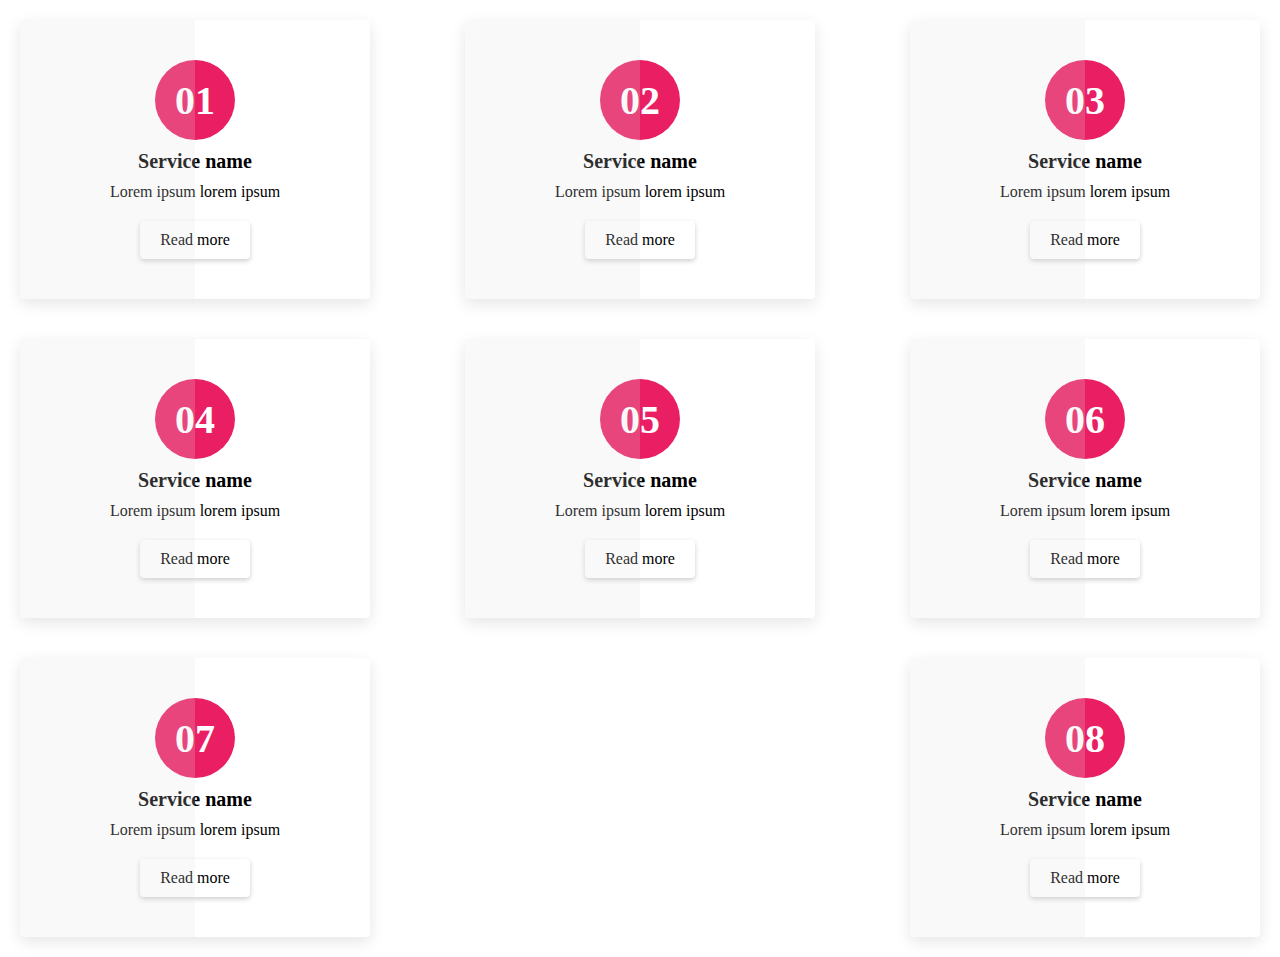
<file: card.html>
<!DOCTYPE html>
<html>
<head>
	<title></title>
	<link rel="stylesheet" type="text/css" href="css/card.css">
</head>
<body>
	<div class="services">
		<div class="box">
		<div class="icon">01</div>
		<div class="content">
			<h3>Service name</h3>
			<p>Lorem ipsum lorem ipsum</p>
			<a href="about.html">Read more</a>
		</div>
		</div>
		<div class="box">
		<div class="icon">02</div>
		<div class="content">
			<h3>Service name</h3>
			<p>Lorem ipsum lorem ipsum</p>
			<a href="about.html">Read more</a>
		</div>
		</div>
		<div class="box">
		<div class="icon">03</div>
		<div class="content">
			<h3>Service name</h3>
			<p>Lorem ipsum lorem ipsum</p>
			<a href="about.html">Read more</a>
		</div>
		</div>
		<div class="box">
		<div class="icon">04</div>
		<div class="content">
			<h3>Service name</h3>
			<p>Lorem ipsum lorem ipsum</p>
			<a href="about.html">Read more</a>
		</div>
		</div>
		<div class="box">
		<div class="icon">05</div>
		<div class="content">
			<h3>Service name</h3>
			<p>Lorem ipsum lorem ipsum</p>
			<a href="about.html">Read more</a>
		</div>
		</div>
		<div class="box">
		<div class="icon">06</div>
		<div class="content">
			<h3>Service name</h3>
			<p>Lorem ipsum lorem ipsum</p>
			<a href="about.html">Read more</a>
		</div>
		</div>
		<div class="box">
		<div class="icon">07</div>
		<div class="content">
			<h3>Service name</h3>
			<p>Lorem ipsum lorem ipsum</p>
			<a href="about.html">Read more</a>
		</div>
		</div>
		<div class="box">
		<div class="icon">08</div>
		<div class="content">
			<h3>Service name</h3>
			<p>Lorem ipsum lorem ipsum</p>
			<a href="about.html">Read more</a>
		</div>
		</div>
	</div>
</body>
</html>
</file>
<file: css/card.css>
body{
	margin: 0;
	padding: 0;
	display: flex;
	justify-content: center;
	align-items: center;
	min-height: 100vh;
} 
.services{
	display: flex;
	flex-wrap: wrap;
	justify-content: space-between;
}
.services .box{
	position: relative;
	width: 350px;
	padding: 40px;
	background: #fff;
	box-shadow: 0 5px 15px rgba(0,0,0,.1);
	border-radius: 4px;
	margin: 20px;
	box-sizing: border-box;
	overflow: hidden;
	text-align: center;
	align-items: center;
}

.services .box:before{
	content: '';
	width: 50%;
	height: 100%;
	position: absolute;
	top: 0;
	left: 0;
	background: rgba(225,225,225,.2);
	z-index: 2;
	pointer-events: none;
}

.services .box .icon{
	position: relative;
	width: 80px;
	height: 80px;
	color: #fff;
	background: #000;
	display: flex;
	justify-content: center;
	align-items: center;
	margin: 0 auto;
	border-radius: 50%;
	font-size: 40px;
	font-weight: 700;
	transition: 1s;
}

.services .box:nth-child(1) .icon{
	box-shadow: 0 0 0 0 #e91e63;
	background: #e91e63;
}

.services .box:nth-child(1):hover .icon{
	box-shadow: 0 0 0 400px #e91e63;
}

.services .box:nth-child(2) .icon{
	box-shadow: 0 0 0 0 #e91e63;
	background: #e91e63;
}

.services .box:nth-child(2):hover .icon{
	box-shadow: 0 0 0 400px #e91e63;
}

.services .box:nth-child(3) .icon{
	box-shadow: 0 0 0 0 #e91e63;
	background: #e91e63;
}

.services .box:nth-child(3):hover .icon{
	box-shadow: 0 0 0 400px #e91e63;
}

.services .box:nth-child(4) .icon{
	box-shadow: 0 0 0 0 #e91e63;
	background: #e91e63;
}

.services .box:nth-child(4):hover .icon{
	box-shadow: 0 0 0 400px #e91e63;
}

.services .box:nth-child(5) .icon{
	box-shadow: 0 0 0 0 #e91e63;
	background: #e91e63;
}

.services .box:nth-child(5):hover .icon{
	box-shadow: 0 0 0 400px #e91e63;
}

.services .box:nth-child(6) .icon{
	box-shadow: 0 0 0 0 #e91e63;
	background: #e91e63;
}

.services .box:nth-child(6):hover .icon{
	box-shadow: 0 0 0 400px #e91e63;
}

.services .box:nth-child(7) .icon{
	box-shadow: 0 0 0 0 #e91e63;
	background: #e91e63;
}

.services .box:nth-child(7):hover .icon{
	box-shadow: 0 0 0 400px #e91e63;
}

.services .box:nth-child(8) .icon{
	box-shadow: 0 0 0 0 #e91e63;
	background: #e91e63;
}

.services .box:nth-child(8):hover .icon{
	box-shadow: 0 0 0 400px #e91e63;
}

.services .box .content{
	position: relative;
	z-index: 1;
	transition: 0.5s;
}

.services .box:hover .content{
	color: #fff;
}

.services .box .content h3{
	font-size: 20px;
	margin: 10px 0;
	padding: 0;
}

.services .box .content p{
	margin: 0;
	padding: 0;
}
a{
	display: inline-block;
	padding: 10px 20px;
	background: #fff;
	border-radius: 4px;
	text-decoration: none;
	color: #000;
	font-weight: 500;
	margin-top: 20px;
	box-shadow: 0 2px 5px rgba(0,0,0,.2);
}
</file>
